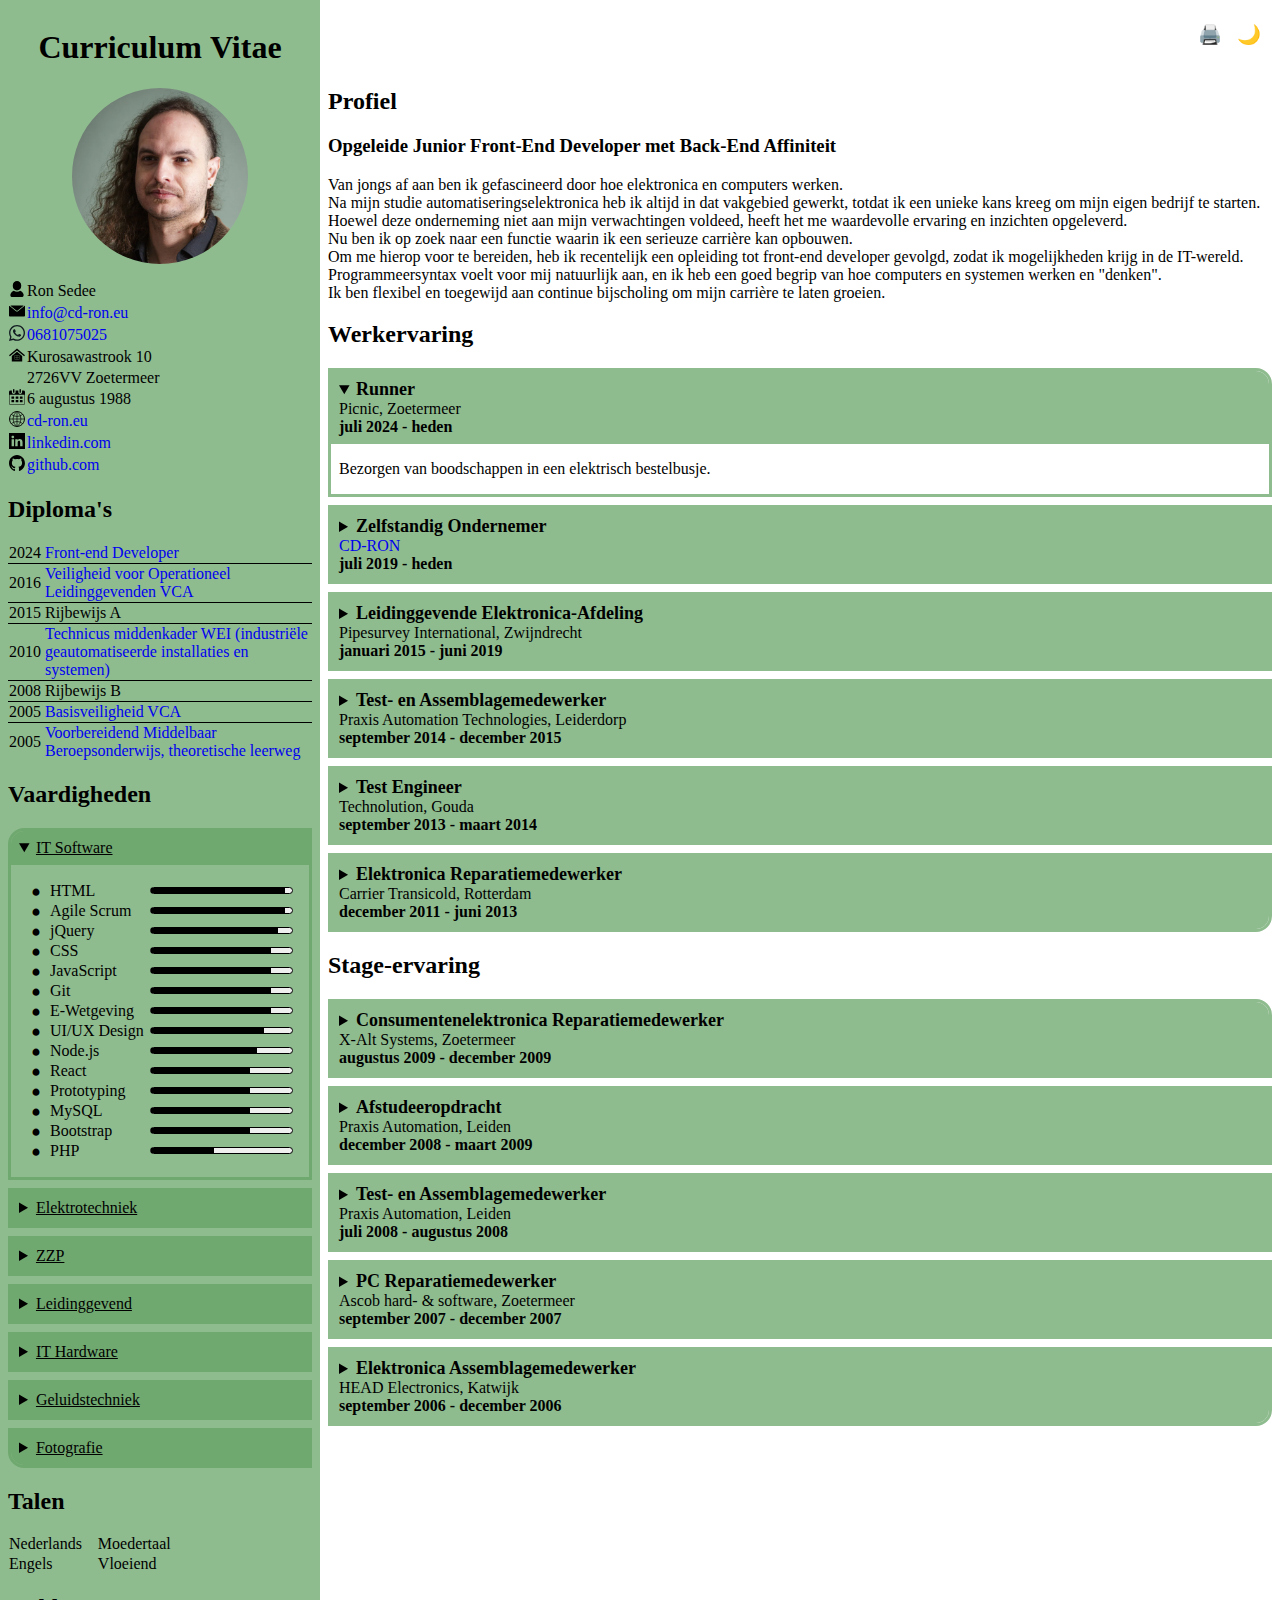
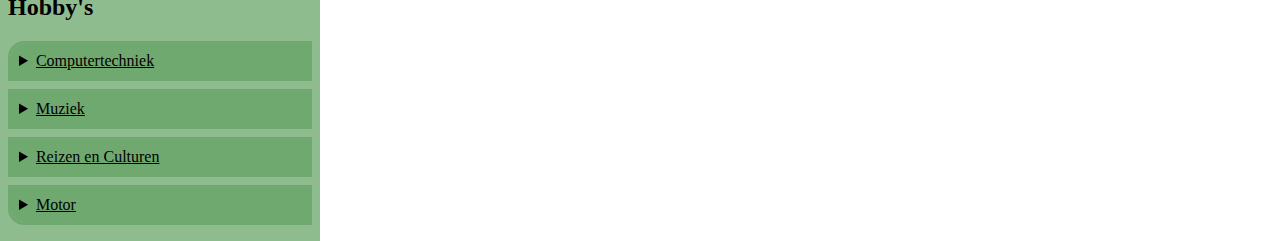
<file: index.html>
<!DOCTYPE html>
<html lang="nl">

<head>
    <meta charset="UTF-8">
    <meta name="color-scheme" content="light dark">
    <meta name="viewport" content="width=device-width, initial-scale=1.0">
    <meta name="description" content="Curriculum Vitae van Ron Sedee">
    <title>CV Ron Sedee</title>
    <link rel="stylesheet" href="css/style.css">
    <link id="favicon" rel="icon" href="images/icon_light.svg" type="image/svg+xml">
    <meta name="original-source" content="https://github.com/CD-R0n/CV-Ron-Sedee">
</head>

<body>
    <header>
        <span id="print">🖨️</span>
        &nbsp;
        <span id="lightdark">
            <span id="light">☀️</span>
            <span id="dark">🌙</span>
        </span>
    </header>
    <main>
        <div id="col-1">
            <h1>Curriculum&nbsp;Vitae</h1>
            <a href="images/ron_sedee.jpg" target="_blank"><img id="foto" src="images/foto_klein.webp"
                    alt="Ron Sedee"></a>
            <table id="persoonlijk">
                <tr>
                    <td><img src="images/person.svg" alt="👤︎" class="em"></td>
                    <td>Ron Sedee</td>
                </tr>
                <tr>
                    <td><img src="images/mail.svg" alt="✉︎" class="em"></td>
                    <td><a href="mailto:info@cd-ron.eu">info@cd-ron.eu</a></td>
                </tr>
                <tr>
                    <td><img src="images/whatsapp.svg" alt="WhatsApp" class="em"></td>
                    <td><a href="https://wa.me/message/6KUB5AQYTQ2AH1" target="_blank">0681075025</a></td>
                </tr>
                <tr>
                    <td><img src="images/home.svg" alt="🏠︎" class="em"></td>
                    <td>Kurosawastrook 10</td>
                </tr>
                <tr>
                    <td></td>
                    <td>2726VV Zoetermeer</td>
                </tr>
                <tr>
                    <td><img src="images/calendar.svg" alt="📆︎" class="em"></td>
                    <td>6 augustus 1988</td>
                </tr>
                <tr>
                    <td><img src="images/globe.svg" alt="🌐︎" class="em"></td>
                    <td><a href="https://cd-ron.eu">cd-ron.eu</a></td>
                </tr>
                <tr>
                    <td><img src="images/linkedin.svg" alt="LinkedIn" class="em"></td>
                    <td><a href="https://www.linkedin.com/in/cd-ron/" target="_blank">linkedin.com<span
                                class="only_print">/in/cd-ron</span></a></td>
                </tr>
                <tr>
                    <td><img src="images/github.svg" alt="GitHub" class="em"></td>
                    <td><a href="https://github.com/CD-R0n" target="_blank">github.com<span
                                class="only_print">/CD-R0n</span></a></td>
                </tr>
            </table>
            <h2>Diploma's</h2>
            <table class="tabel">
                <tr>
                    <td>2024</td>
                    <td></td>
                    <td><a href="html/front-end_dev.html" target="_blank">Front-end Developer</a></td>
                </tr>
                <tr>
                    <td>2016</td>
                    <td></td>
                    <td><a href="images/vca_leidinggevenden.jpg" target="_blank">Veiligheid voor Operationeel
                            Leidinggevenden VCA</a></td>
                </tr>
                <tr>
                    <td>2015</td>
                    <td></td>
                    <td>Rijbewijs A</td>
                </tr>
                <tr>
                    <td>2010</td>
                    <td></td>
                    <td><a href="html/technicus.html" target="_blank">Technicus middenkader WEI (industriële
                            geautomatiseerde installaties en systemen)</a></td>
                </tr>
                <tr>
                    <td>2008</td>
                    <td></td>
                    <td>Rijbewijs B</td>
                </tr>
                <tr>
                    <td>2005</td>
                    <td></td>
                    <td><a href="images/vca_basis.jpg" target="_blank">Basisveiligheid VCA</a></td>
                </tr>
                <tr>
                    <td>2005</td>
                    <td></td>
                    <td><a href="html/vmbo.html" target="_blank">Voorbereidend Middelbaar Beroepsonderwijs, theoretische
                            leerweg</a></td>
                </tr>
            </table>
            <section>
                <h2>Vaardigheden</h2>
                <details open>
                    <summary><u>IT Software</u></summary>
                    <table>
                        <tr>
                            <td>&nbsp;&nbsp;&nbsp;&nbsp;&nbsp;⦁&nbsp;</td>
                            <td>&nbsp;HTML&nbsp;</td>
                            <td class="progress">
                                <div class="progress">
                                    <div class="html"></div>
                                </div>
                            </td>
                        </tr>
                        <tr>
                            <td>&nbsp;&nbsp;&nbsp;&nbsp;&nbsp;⦁&nbsp;</td>
                            <td>&nbsp;Agile&nbsp;Scrum&nbsp;</td>
                            <td class="progress">
                                <div class="progress">
                                    <div class="agile_scrum"></div>
                                </div>
                            </td>
                        </tr>
                        <tr>
                            <td>&nbsp;&nbsp;&nbsp;&nbsp;&nbsp;⦁&nbsp;</td>
                            <td>&nbsp;jQuery&nbsp;</td>
                            <td class="progress">
                                <div class="progress">
                                    <div class="jquery"></div>
                                </div>
                            </td>
                        </tr>
                        <tr>
                            <td>&nbsp;&nbsp;&nbsp;&nbsp;&nbsp;⦁&nbsp;</td>
                            <td>&nbsp;CSS&nbsp;</td>
                            <td class="progress">
                                <div class="progress">
                                    <div class="css"></div>
                                </div>
                            </td>
                        </tr>
                        <tr>
                            <td>&nbsp;&nbsp;&nbsp;&nbsp;&nbsp;⦁&nbsp;</td>
                            <td>&nbsp;JavaScript&nbsp;</td>
                            <td class="progress">
                                <div class="progress">
                                    <div class="javascript"></div>
                                </div>
                            </td>
                        </tr>
                        <tr>
                            <td>&nbsp;&nbsp;&nbsp;&nbsp;&nbsp;⦁&nbsp;</td>
                            <td>&nbsp;Git&nbsp;</td>
                            <td class="progress">
                                <div class="progress">
                                    <div class="git"></div>
                                </div>
                            </td>
                        </tr>
                        <tr>
                            <td>&nbsp;&nbsp;&nbsp;&nbsp;&nbsp;⦁&nbsp;</td>
                            <td>&nbsp;E-Wetgeving&nbsp;</td>
                            <td class="progress">
                                <div class="progress">
                                    <div class="wetgeving"></div>
                                </div>
                            </td>
                        </tr>
                        <tr>
                            <td>&nbsp;&nbsp;&nbsp;&nbsp;&nbsp;⦁&nbsp;</td>
                            <td>&nbsp;UI/UX&nbsp;Design&nbsp;</td>
                            <td class="progress">
                                <div class="progress">
                                    <div class="uiux"></div>
                                </div>
                            </td>
                        </tr>
                        <tr>
                            <td>&nbsp;&nbsp;&nbsp;&nbsp;&nbsp;⦁&nbsp;</td>
                            <td>&nbsp;Node.js&nbsp;</td>
                            <td class="progress">
                                <div class="progress">
                                    <div class="nodejs"></div>
                                </div>
                            </td>
                        </tr>
                        <tr>
                            <td>&nbsp;&nbsp;&nbsp;&nbsp;&nbsp;⦁&nbsp;</td>
                            <td>&nbsp;React&nbsp;</td>
                            <td class="progress">
                                <div class="progress">
                                    <div class="react"></div>
                                </div>
                            </td>
                        </tr>
                        <tr>
                            <td>&nbsp;&nbsp;&nbsp;&nbsp;&nbsp;⦁&nbsp;</td>
                            <td>&nbsp;Prototyping&nbsp;</td>
                            <td class="progress">
                                <div class="progress">
                                    <div class="prototyping"></div>
                                </div>
                            </td>
                        </tr>
                        <tr>
                            <td>&nbsp;&nbsp;&nbsp;&nbsp;&nbsp;⦁&nbsp;</td>
                            <td>&nbsp;MySQL&nbsp;</td>
                            <td class="progress">
                                <div class="progress">
                                    <div class="mysql"></div>
                                </div>
                            </td>
                        </tr>
                        <tr>
                            <td>&nbsp;&nbsp;&nbsp;&nbsp;&nbsp;⦁&nbsp;</td>
                            <td>&nbsp;Bootstrap&nbsp;</td>
                            <td class="progress">
                                <div class="progress">
                                    <div class="bootstrap"></div>
                                </div>
                            </td>
                        </tr>
                        <tr>
                            <td>&nbsp;&nbsp;&nbsp;&nbsp;&nbsp;⦁&nbsp;</td>
                            <td>&nbsp;PHP&nbsp;</td>
                            <td class="progress">
                                <div class="progress">
                                    <div class="php"></div>
                                </div>
                            </td>
                        </tr>
                    </table>
                </details>
                <details>
                    <summary><u>Elektrotechniek</u></summary>
                    <ul>
                        <li>Programmeren</li>
                        <li>Diagnosticeren</li>
                        <li>(SMD) Solderen</li>
                        <li>Repareren</li>
                        <li>Testen</li>
                        <li>Assemblage</li>
                    </ul>
                </details>
                <details>
                    <summary><u>ZZP</u></summary>
                    <ul>
                        <li>Werkethiek</li>
                        <li>Klantgericht</li>
                        <li>Georganiseerd</li>
                    </ul>
                </details>
                <details>
                    <summary><u>Leidinggevend</u></summary>
                    <ul>
                        <li>Communicatie</li>
                        <li>Teamwork</li>
                        <li>Stressbestendig</li>
                    </ul>
                </details>
                <details>
                    <summary><u>IT Hardware</u></summary>
                    <ul>
                        <li>Configureren</li>
                        <li>Assemblage</li>
                        <li>Diagnosticeren</li>
                        <li>Repareren</li>
                    </ul>
                </details>
                <details>
                    <summary><u>Geluidstechniek</u></summary>
                    <ul>
                        <li>Podiumtechniek</li>
                        <li>Mixen / Masteren / Produceren</li>
                    </ul>
                </details>
                <details>
                    <summary><u>Fotografie</u></summary>
                    <ul>
                        <li>Fotograferen</li>
                        <li>Nabewerken</li>
                    </ul>
                </details>
            </section>
            <h2>Talen</h2>
            <table>
                <tr>
                    <td>Nederlands</td>
                    <td>&nbsp;&nbsp;&nbsp;</td>
                    <td>Moedertaal</td>
                </tr>
                <tr>
                    <td>Engels</td>
                    <td>&nbsp;&nbsp;&nbsp;</td>
                    <td>Vloeiend</td>
                </tr>
            </table>
            <section>
                <h2>Hobby's</h2>
                <details>
                    <summary><u>Computertechniek</u></summary>
                    <ul>
                        <li>Hardware samenstellen en assembleren</li>
                        <li>Web3 / Blockchain</li>
                        <li>Servers</li>
                    </ul>
                </details>
                <details>
                    <summary><u>Muziek</u></summary>
                    <ul>
                        <li>Bassist in een <a href="https://www.facebook.com/bandtabs" target="_blank">band</a></li>
                        <li><a href="https://youtu.be/nA42_1Maggc?si=FNX8zcXi0-rTHmdz">Muziekproductie</a></li>
                    </ul>
                </details>
                <details>
                    <summary><u>Reizen en Culturen</u></summary>
                    <ul>
                        <li>Werkprojecten in het buitenland</li>
                        <li>Motortochten door Europa</li>
                    </ul>
                </details>
                <details>
                    <summary><u>Motor</u></summary>
                    <ul>
                        <li>Touren</li>
                        <li>Onderhoud</li>
                    </ul>
                </details>
            </section>
        </div>
        <div class="col-2">
            <h1 id="filler">&nbsp;</h1>
            <h2>Profiel</h2>
            <h3>Opgeleide Junior Front-End Developer met Back-End Affiniteit</h3>
            <p>
                Van jongs af aan ben ik gefascineerd door hoe elektronica en computers werken.<br>
                Na mijn studie automatiseringselektronica heb ik altijd in dat vakgebied gewerkt, totdat ik een unieke kans kreeg om mijn eigen bedrijf te starten.<br>
                Hoewel deze onderneming niet aan mijn verwachtingen voldeed, heeft het me waardevolle ervaring en inzichten opgeleverd.<br>
                Nu ben ik op zoek naar een functie waarin ik een serieuze carrière kan opbouwen.<br>
                Om me hierop voor te bereiden, heb ik recentelijk een opleiding tot front-end developer gevolgd, zodat ik mogelijkheden krijg in de IT-wereld.<br>
                Programmeersyntax voelt voor mij natuurlijk aan, en ik heb een goed begrip van hoe computers en systemen werken en "denken".<br>
                Ik ben flexibel en toegewijd aan continue bijscholing om mijn carrière te laten groeien.
            </p>
            <section>
                <h2>Werkervaring</h2>
                <details open>
                    <summary>
                        <strong>Runner</strong><br>
                        Picnic, Zoetermeer<br>
                        <b>juli 2024 - heden</b>
                    </summary>
                    <p class="content">
                        Bezorgen van boodschappen in een elektrisch bestelbusje.
                    </p>
                </details>
                <details>
                    <summary>
                        <strong>Zelfstandig Ondernemer</strong><br>
                        <a href="https://cd-ron.com" target="_blank">CD-RON</a><br>
                        <b>juli 2019 - heden</b>
                    </summary>
                    <p class="content">
                        Film en Theater:<br>Licht- en geluidstechnicus, Toneelmeester<br><br>
                        Podcasts:<br>Opnemen en afmixen / Video / Live Streaming<br><br>
                        Muziek:<br>Bassist / Productie / Geluidstechniek<br><br>
                        Airbnb:<br>Host
                    </p>
                </details>
                <details>
                    <summary>
                        <strong>Leidinggevende Elektronica-Afdeling</strong><br>
                        Pipesurvey International, Zwijndrecht<br>
                        <b>januari 2015 - juni 2019</b>
                    </summary>
                    <p class="content">
                        <ul>
                            <li>Assemblage van geavanceerde pigging elektronica en fijn-mechanica</li>
                            <li>Elektronica potting specialist</li>
                            <li>Voorraadbeheer</li>
                            <li>Ontwikkelen van testmethodes en tools</li>
                            <li>Buitenland: tool operator in Mexico, Thailand en China</li>
                        </ul>
                    </p>
                </details>
                <details>
                    <summary>
                        <strong>Test- en Assemblagemedewerker</strong><br>
                        Praxis Automation Technologies, Leiderdorp<br>
                        <b>september 2014 - december 2015</b>
                    </summary>
                    <p class="content">
                        Assemblage en testen van industriële scheepvaart elektronica en PLC's. Onder andere:<br>
                        <ul>
                            <li>Communicatiesystemen</li>
                            <li>(Brand)Alarmsystemen</li>
                            <li>Motoraansturing</li>
                            <li>Navigatiesystemen</li>
                            <li>Radarsystemen</li>
                        </ul>
                    </p>
                </details>
                <details>
                    <summary>
                        <strong>Test Engineer</strong><br>
                        Technolution, Gouda<br>
                        <b>september 2013 - maart 2014</b>
                    </summary>
                    <p class="content">
                        Geholpen met de verhuizing door vaste hightech testinstallaties mobiel te maken door middel van
                        ontwerpen van- en monteren op verrijdbare karren.<br>
                        Assisteren bij de ontwikkeling van nieuwe elektronica door middel van bestellen en assembleren
                        van
                        componenten
                    </p>
                </details>
                <details>
                    <summary>
                        <strong>Elektronica Reparatiemedewerker</strong><br>
                        Carrier Transicold, Rotterdam<br>
                        <b>december 2011 - juni 2013</b>
                    </summary>
                    <p class="content">
                        Storing zoeken en repareren van reefer container-elektronica
                    </p>
                </details>
            </section>
            <section>
                <h2>Stage-ervaring</h2>
                <details>
                    <summary>
                        <strong>Consumentenelektronica Reparatiemedewerker</strong><br>
                        X-Alt Systems, Zoetermeer<br>
                        <b>augustus 2009 - december 2009</b>
                    </summary>
                    <p class="content">
                        Storing zoeken en repareren van Apple producten
                    </p>
                </details>
                <details>
                    <summary>
                        <strong>Afstudeeropdracht</strong><br>
                        Praxis Automation, Leiden<br>
                        <b>december 2008 - maart 2009</b>
                    </summary>
                    <p class="content">
                        Aansturing van een goederenlift volledig gerealiseerd:
                        <ul>
                            <li>Technische tekeningen gemaakt</li>
                            <li>Onderdelen besteld</li>
                            <li>PLC geprogrammeerd</li>
                            <li>Bedieningskastjes gebouwd</li>
                            <li>Volledig bedraad</li>
                        </ul>
                    </p>
                </details>
                <details>
                    <summary>
                        <strong>Test- en Assemblagemedewerker</strong><br>
                        Praxis Automation, Leiden<br>
                        <b>juli 2008 - augustus 2008</b>
                    </summary>
                    <p class="content">
                        Assemblage en testen van industriële scheepvaart elektronica en PLC's. Onder andere:<br>
                        <ul>
                            <li>Communicatiesystemen</li>
                            <li>(Brand)Alarmsystemen</li>
                            <li>Motoraansturing</li>
                            <li>Navigatiesystemen</li>
                            <li>Radarsystemen</li>
                        </ul>
                    </p>
                </details>
                <details>
                    <summary>
                        <strong>PC Reparatiemedewerker</strong><br>
                        Ascob hard- & software, Zoetermeer<br>
                        <b>september 2007 - december 2007</b>
                    </summary>
                    <p class="content">
                        Storing zoeken, repareren, samenstellen en assembleren van consumentencomputers
                    </p>
                </details>
                <details>
                    <summary>
                        <strong>Elektronica Assemblagemedewerker</strong><br>
                        HEAD Electronics, Katwijk<br>
                        <b>september 2006 - december 2006</b>
                    </summary>
                    <p class="content">
                        Assemblage van industriële elektronica
                    </p>
                </details>
            </section>
        </div>
    </main>
    <script src="script.js" defer></script>
</body>

</html>
</file>
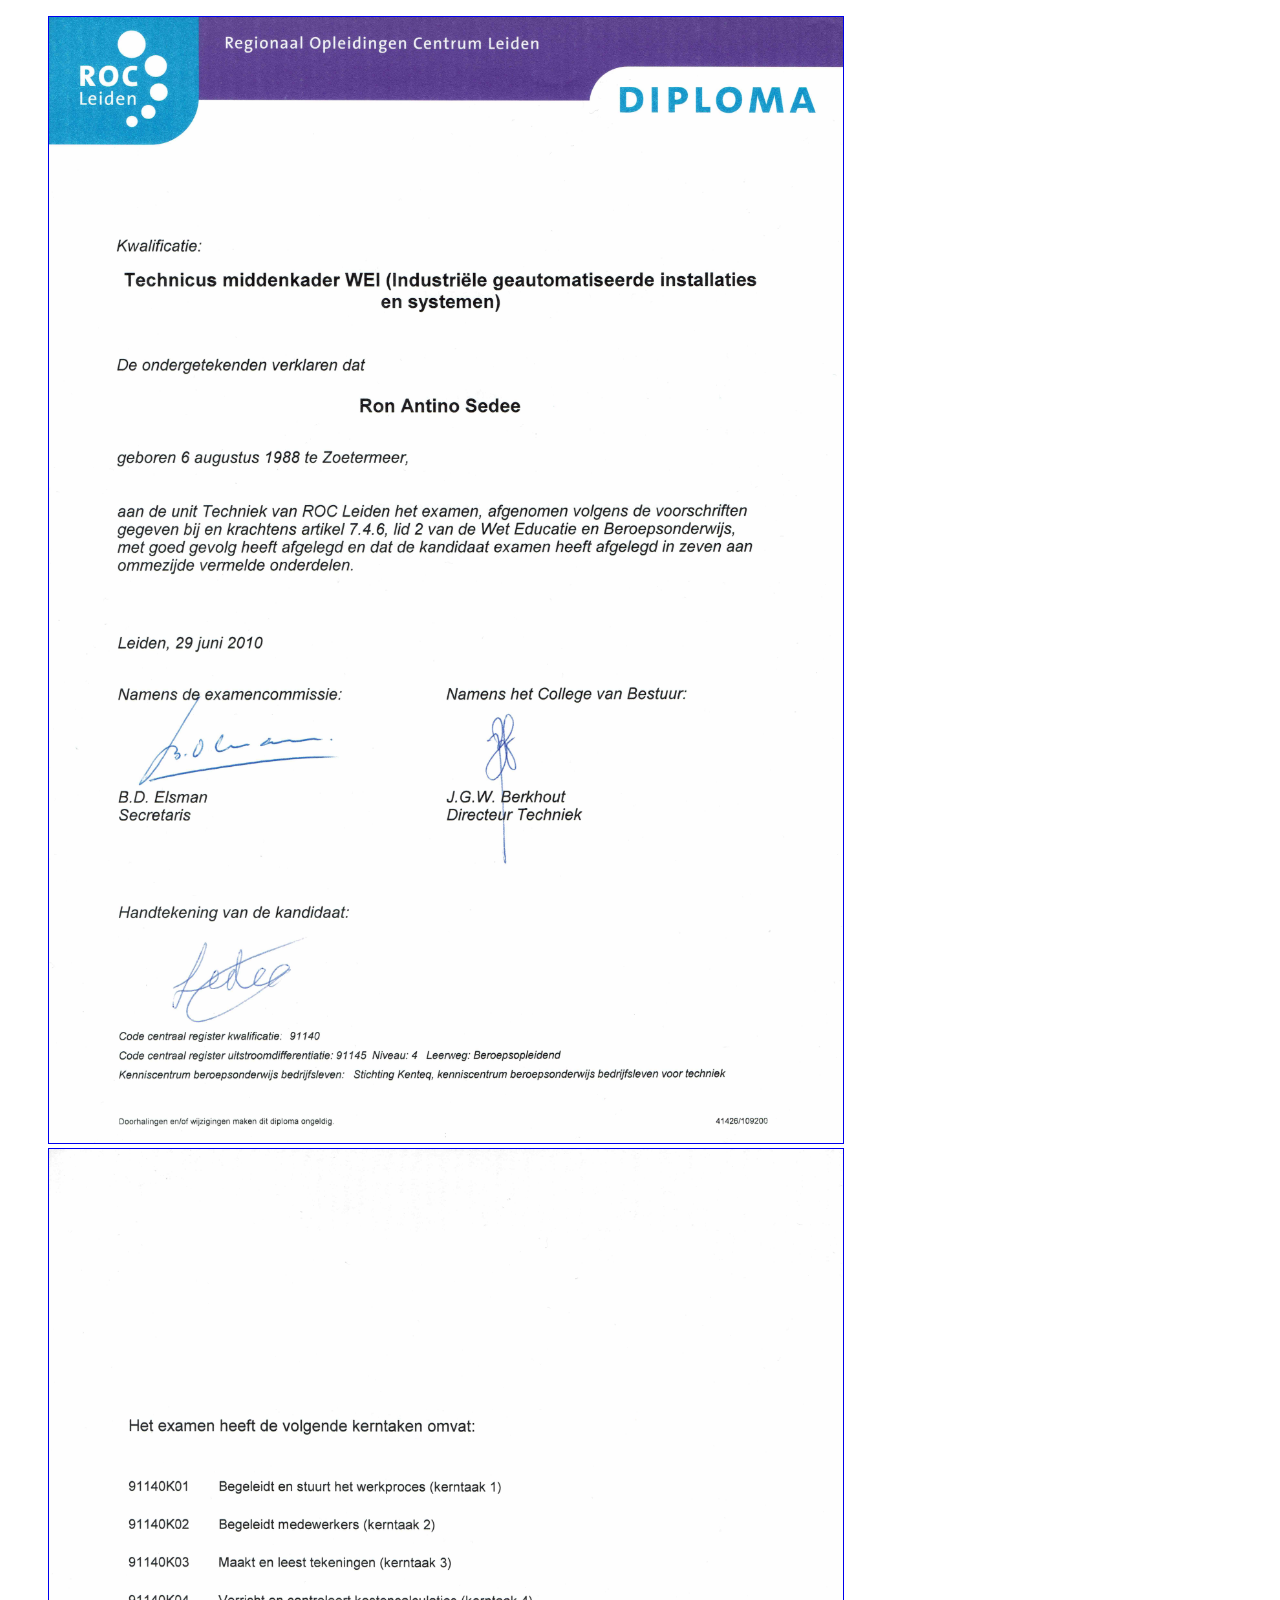
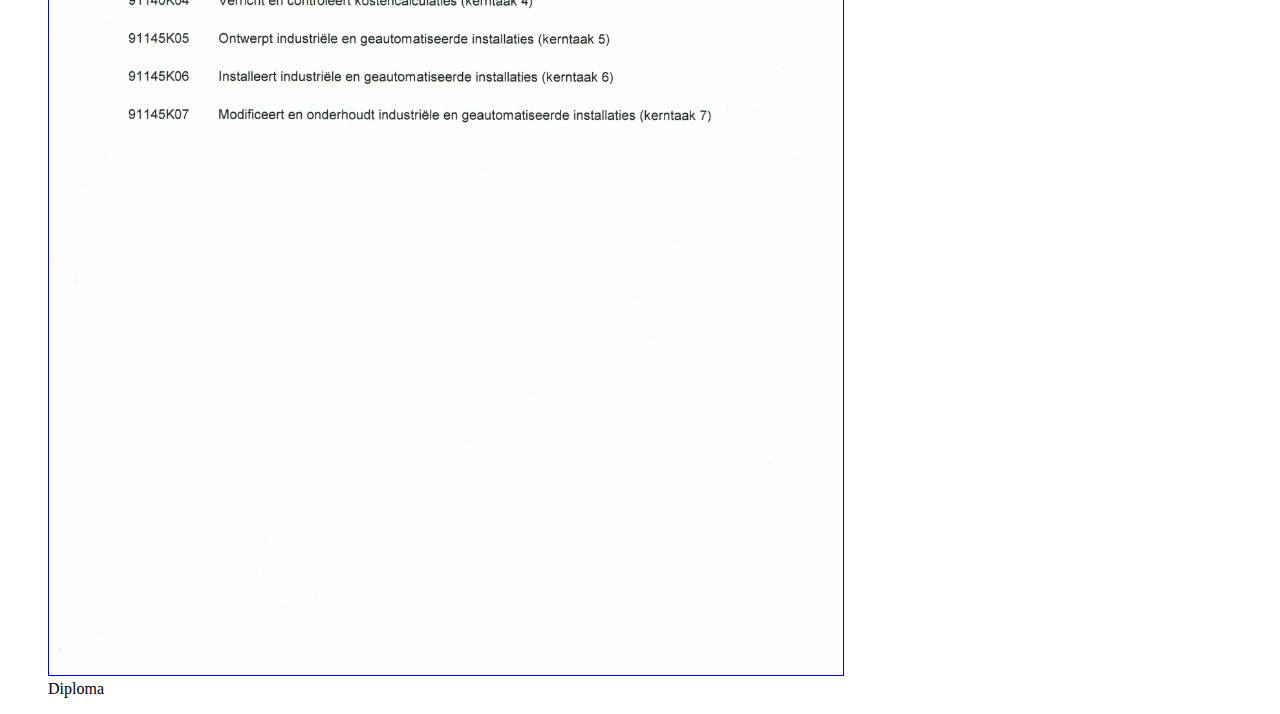
<file: technicus.html>
<!DOCTYPE html>
<html lang="nl">
<head>
    <meta charset="UTF-8">
    <meta name="color-scheme" content="light dark">
    <meta name="viewport" content="width=device-width, initial-scale=1.0">
    <meta name="description" content="Curriculum Vitae van Ron Sedee">
    <title>Ron Sedee</title>
    <link rel="stylesheet" href="diploma.css">
    <link rel="icon" href="">
</head>
<body>
    <figure>
        <a href="images/diploma_technicus_1-2.jpg" target="_blank">
            <img src="images/diploma_technicus_1-2.jpg" alt="Diploma">
        </a>
        <a href="images/diploma_technicus_2-2.jpg" target="_blank">
            <img src="images/diploma_technicus_2-2.jpg" alt="Diploma">
        </a>        
        <figcaption>Diploma</figcaption>
    </figure>
</body>
</html>
</file>
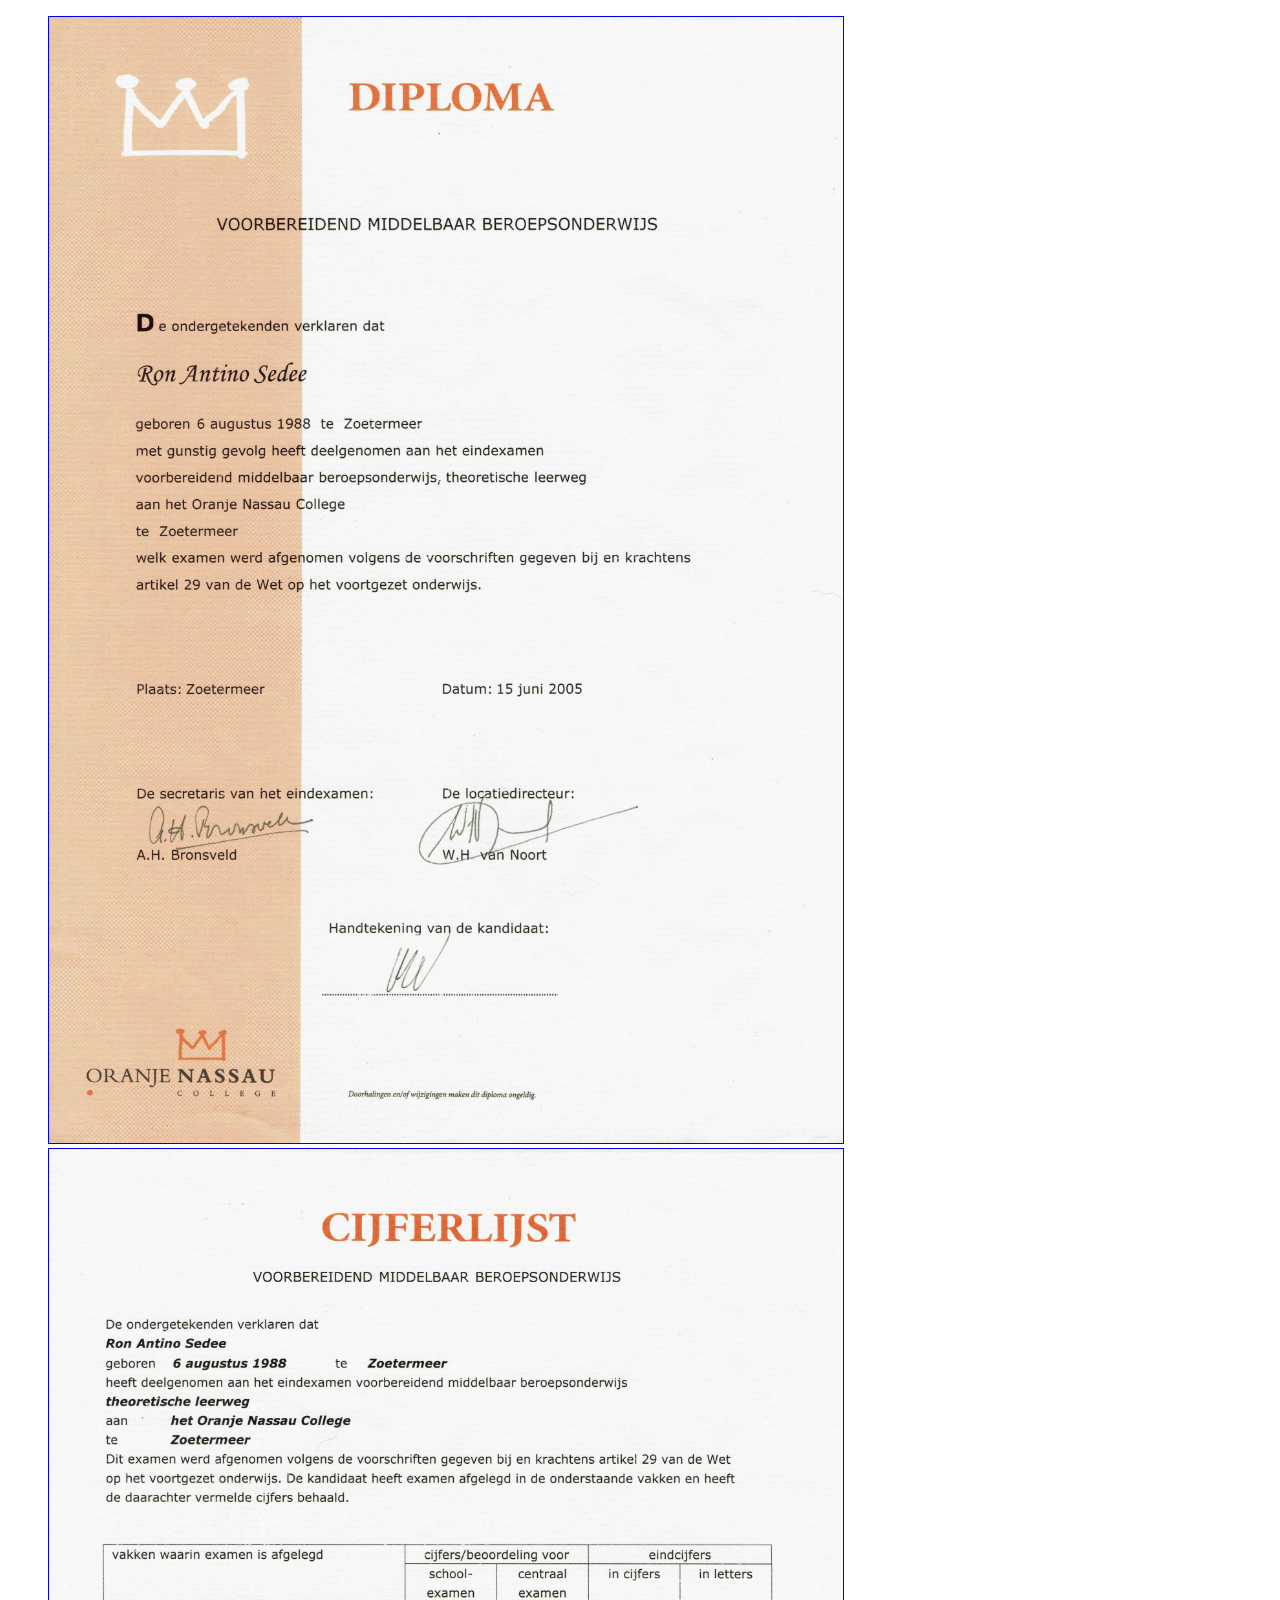
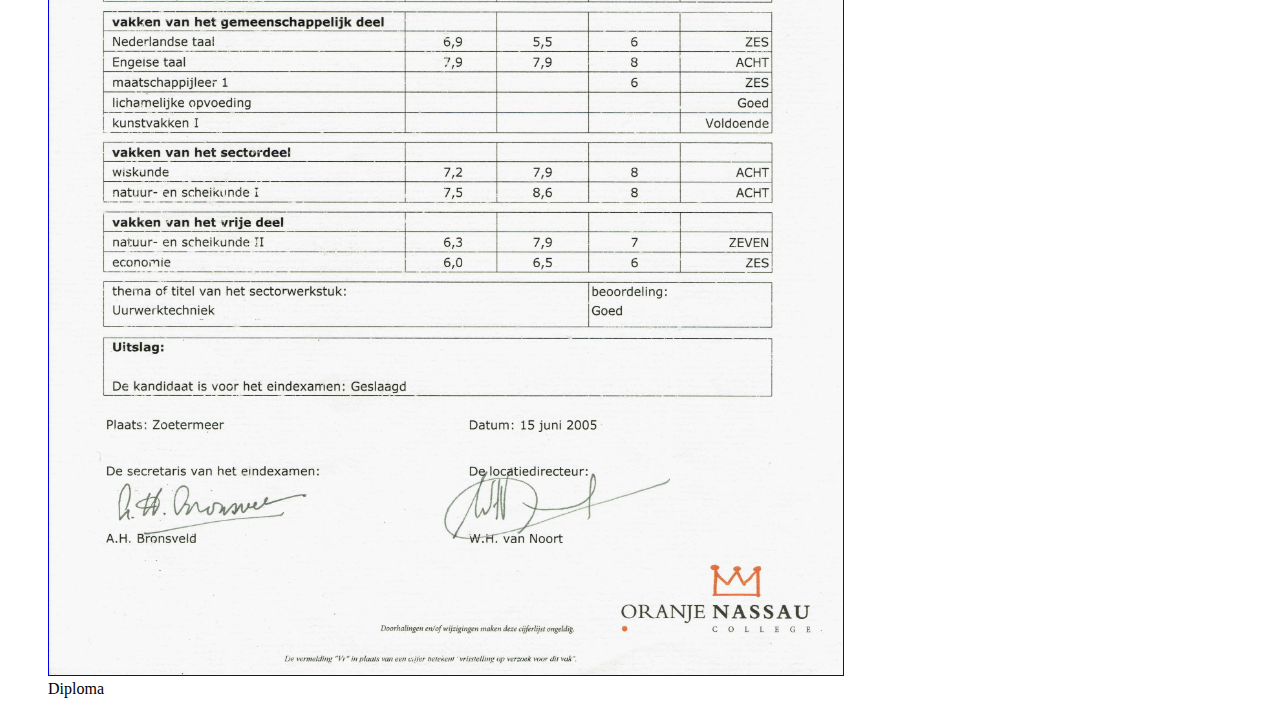
<file: vmbo.html>
<!DOCTYPE html>
<html lang="nl">
<head>
    <meta charset="UTF-8">
    <meta name="color-scheme" content="light dark">
    <meta name="viewport" content="width=device-width, initial-scale=1.0">
    <meta name="description" content="Curriculum Vitae van Ron Sedee">
    <title>Ron Sedee</title>
    <link rel="stylesheet" href="diploma.css">
    <link rel="icon" href="">
</head>
<body>
    <figure>
        <a href="images/vmbo_1-2.jpg" target="_blank">
            <img src="images/vmbo_1-2.jpg" alt="Diploma">
        </a>
        <a href="images/vmbo_2-2.jpg" target="_blank">
            <img src="images/vmbo_2-2.jpg" alt="Diploma">
        </a>        
        <figcaption>Diploma</figcaption>
    </figure>
</body>
</html>
</file>
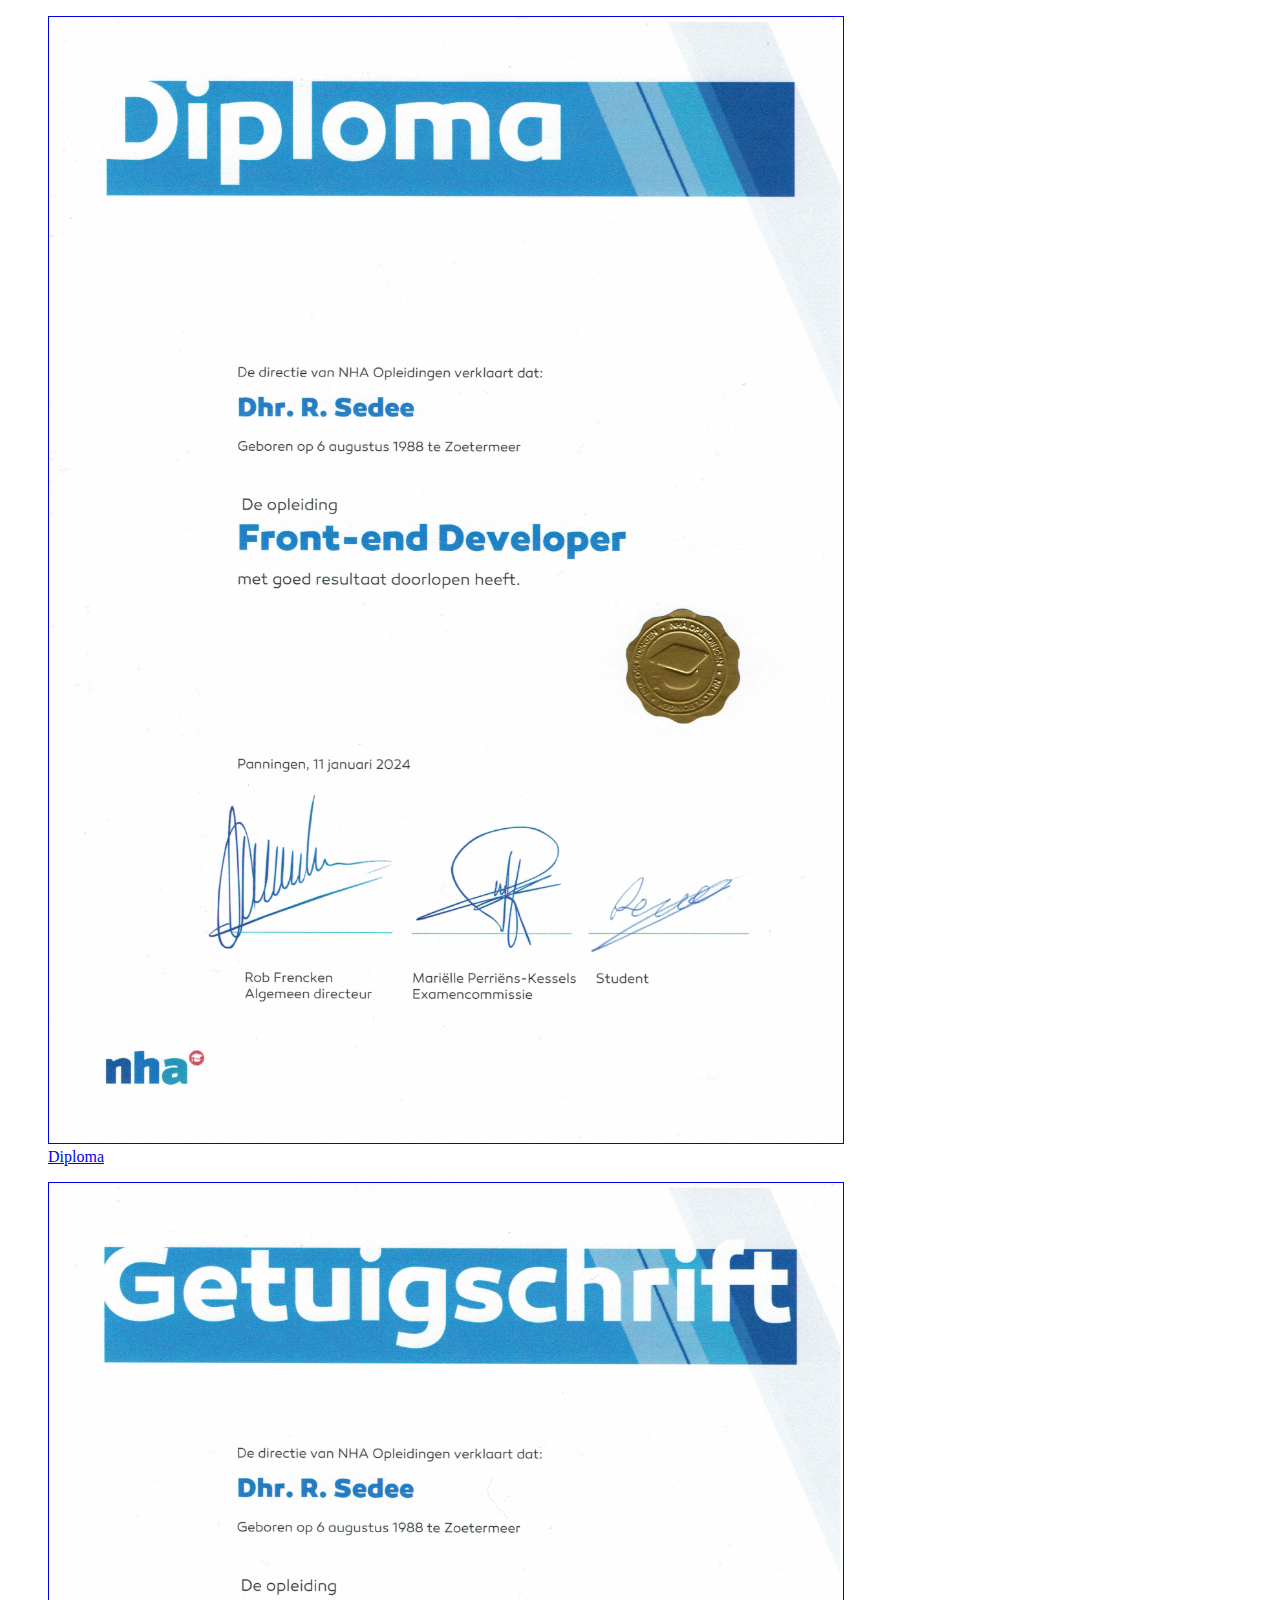
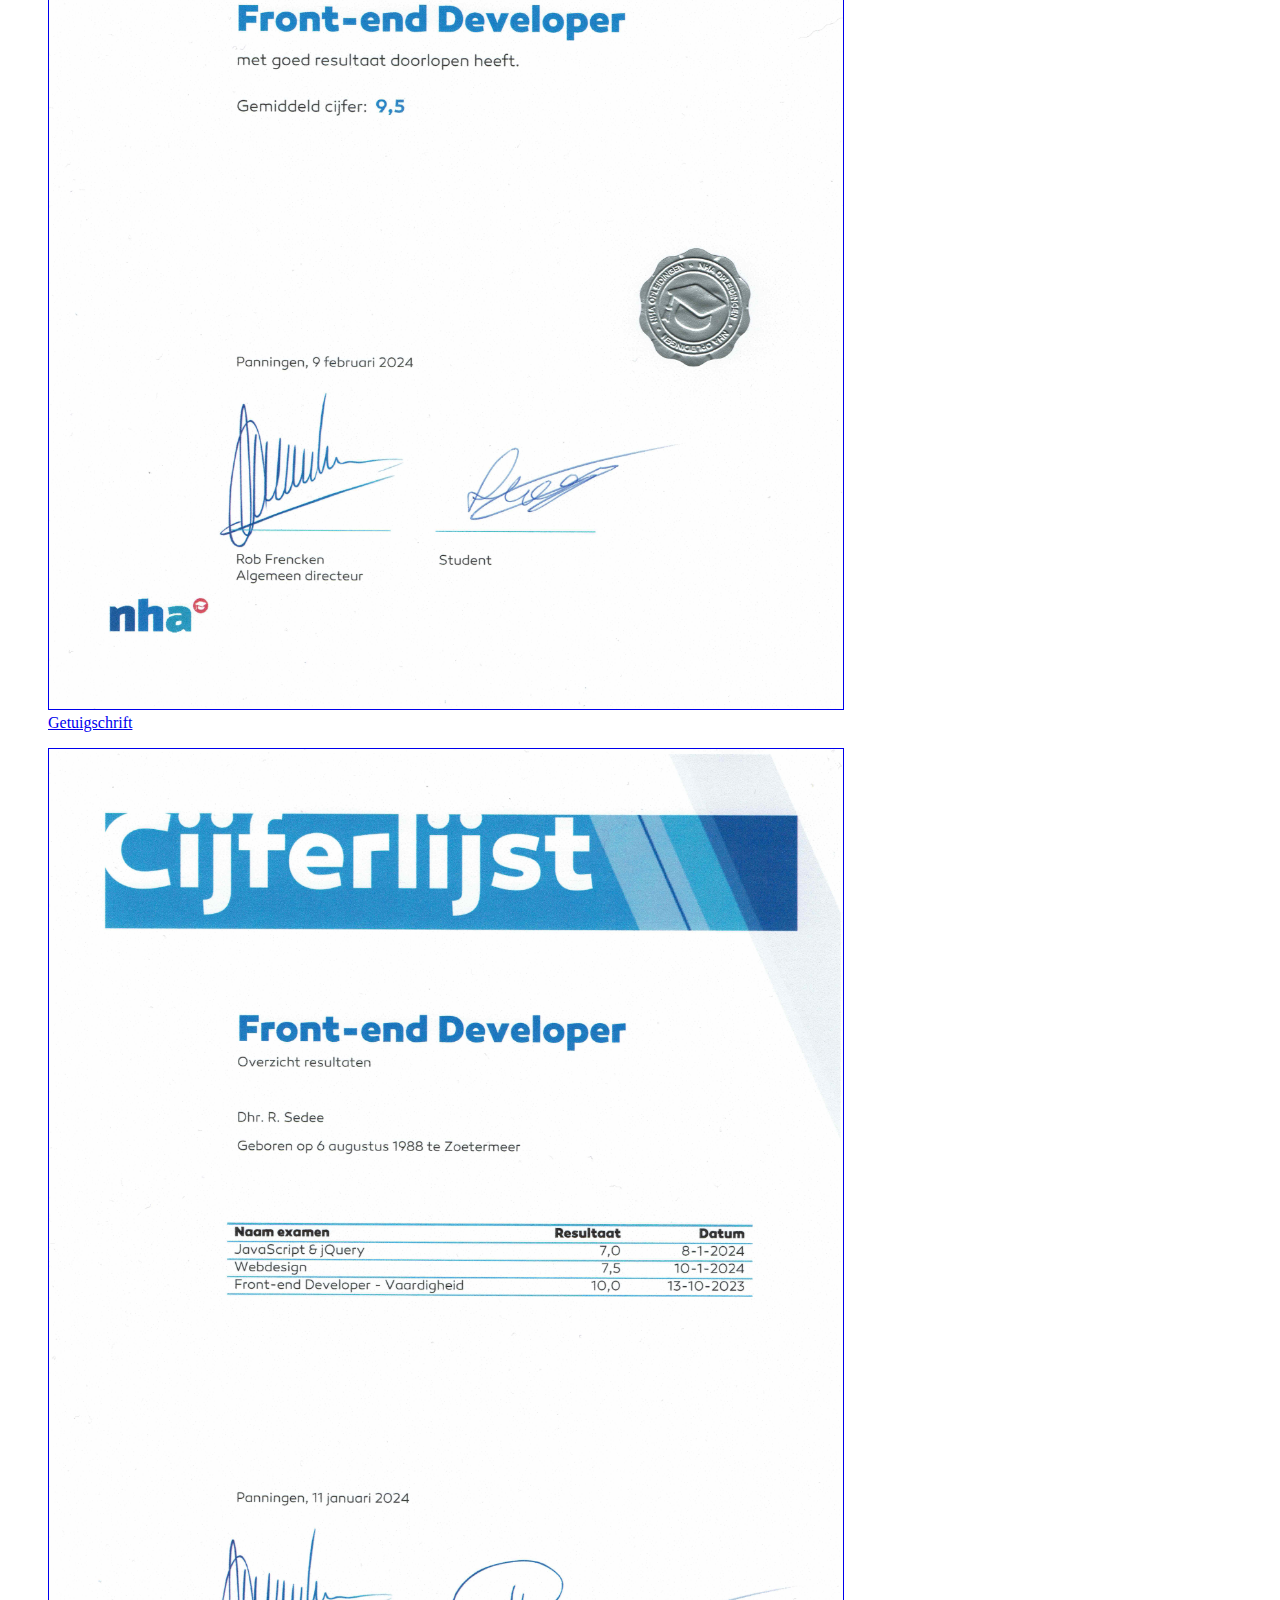
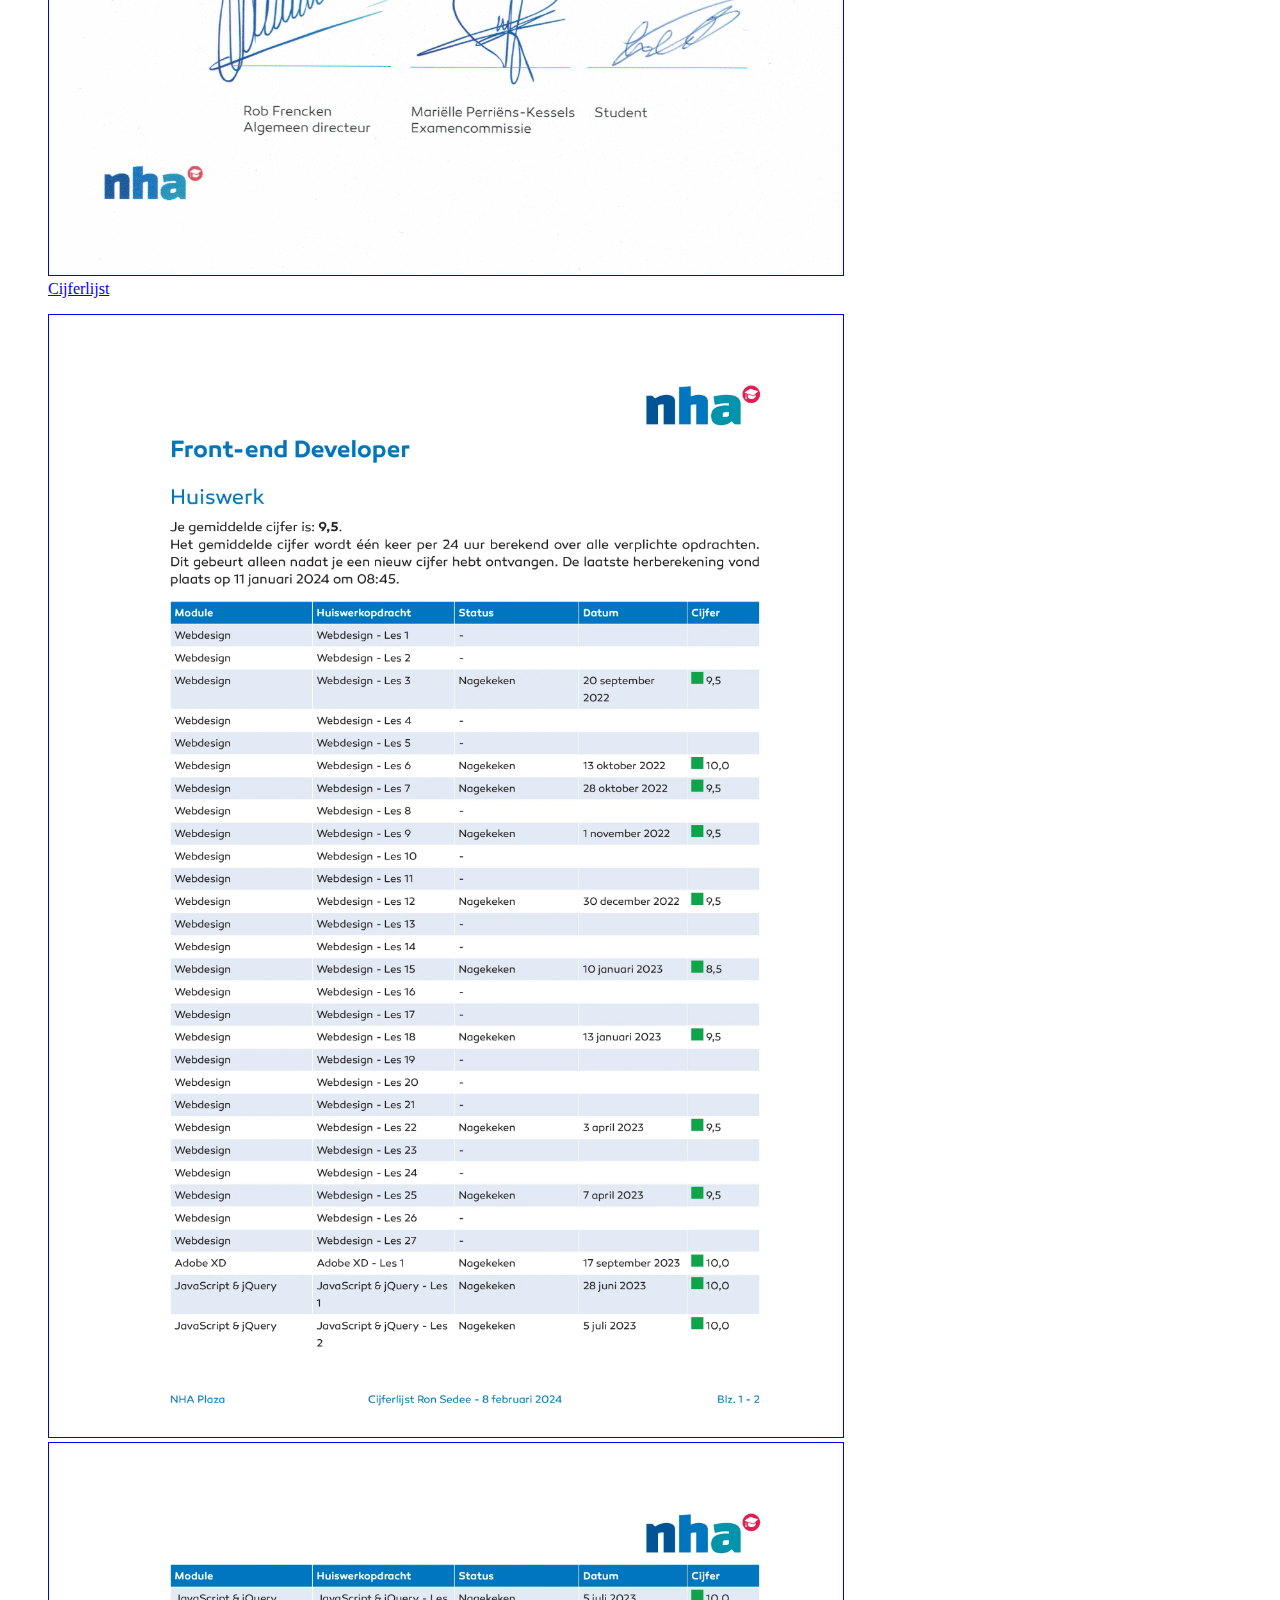
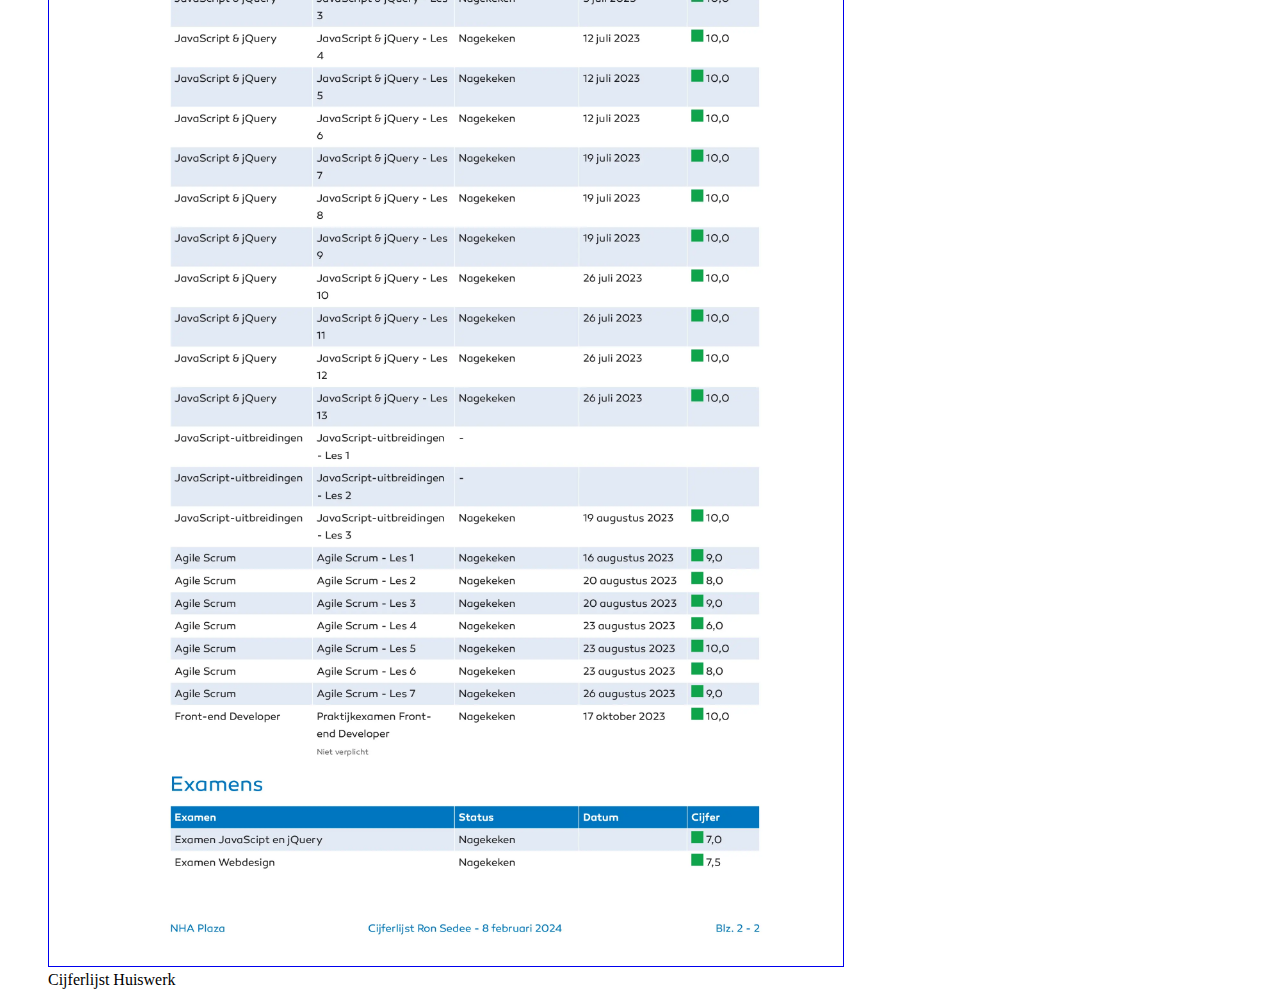
<file: html/front-end_dev.html>
<!DOCTYPE html>
<html lang="nl">
<head>
    <meta charset="UTF-8">
    <meta name="color-scheme" content="light dark">
    <meta name="viewport" content="width=device-width, initial-scale=1.0">
    <meta name="description" content="Documenten front-end developer Ron Sedee">
    <title>Diploma Ron Sedee</title>
    <link rel="stylesheet" href="../css/diploma.css">
    <link rel="icon" href="../images/icon_light.svg" type="image/svg+xml" id="favicon">
    <meta name="original-source" content="https://github.com/CD-R0n/CV-Ron-Sedee">
</head>
<body>
    <a href="../images/diploma_front-end_developer_ron_sedee.jpg" target="_blank">
        <figure>
            <img src="../images/diploma_front-end_developer_ron_sedee.jpg" alt="Diploma">
            <figcaption>Diploma</figcaption>
        </figure>
    </a>
    <a href="../images/getuigschrift_front-end_developer_ron_sedee.jpg" target="_blank">
        <figure>
            <img src="../images/getuigschrift_front-end_developer_ron_sedee.jpg" alt="Getuigschrift">
            <figcaption>Getuigschrift</figcaption>
        </figure>
    </a>
    <a href="../images/cijferlijst_front-end_developer_ron_sedee.jpg" target="_blank">
        <figure>
            <img src="../images/cijferlijst_front-end_developer_ron_sedee.jpg" alt="Cijferlijst">
            <figcaption>Cijferlijst</figcaption>
        </figure>
    </a>
    <figure>
        <a href="../images/cijferlijst_huiswerk_ron_sedee_1-2.webp" target="_blank">
            <img src="../images/cijferlijst_huiswerk_ron_sedee_1-2.webp" alt="Cijferlijst">
        </a>
        <a href="../images/cijferlijst_huiswerk_ron_sedee_2-2.webp" target="_blank">
            <img src="../images/cijferlijst_huiswerk_ron_sedee_2-2.webp" alt="Cijferlijst">
        </a>        
        <figcaption>Cijferlijst Huiswerk</figcaption>
    </figure>
    <script src="small_script.js" defer></script>
</body>
</html>
</file>
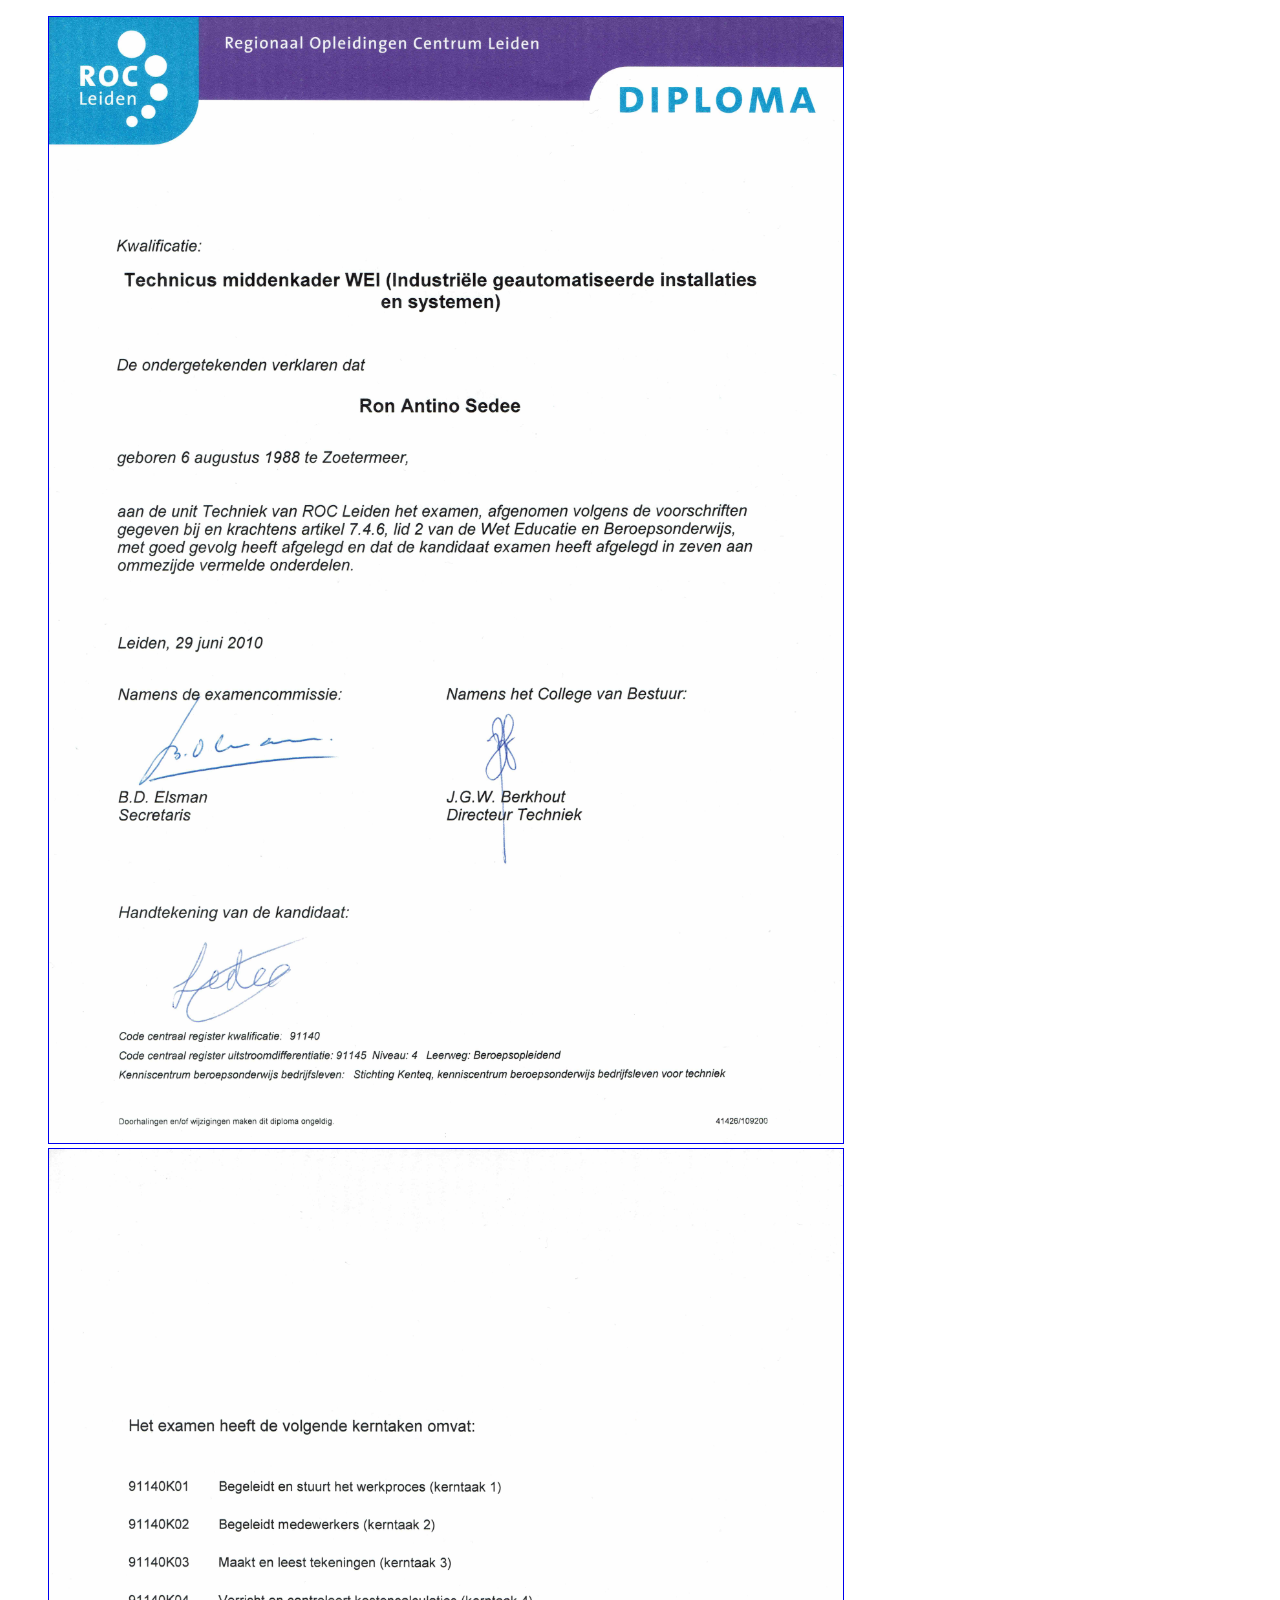
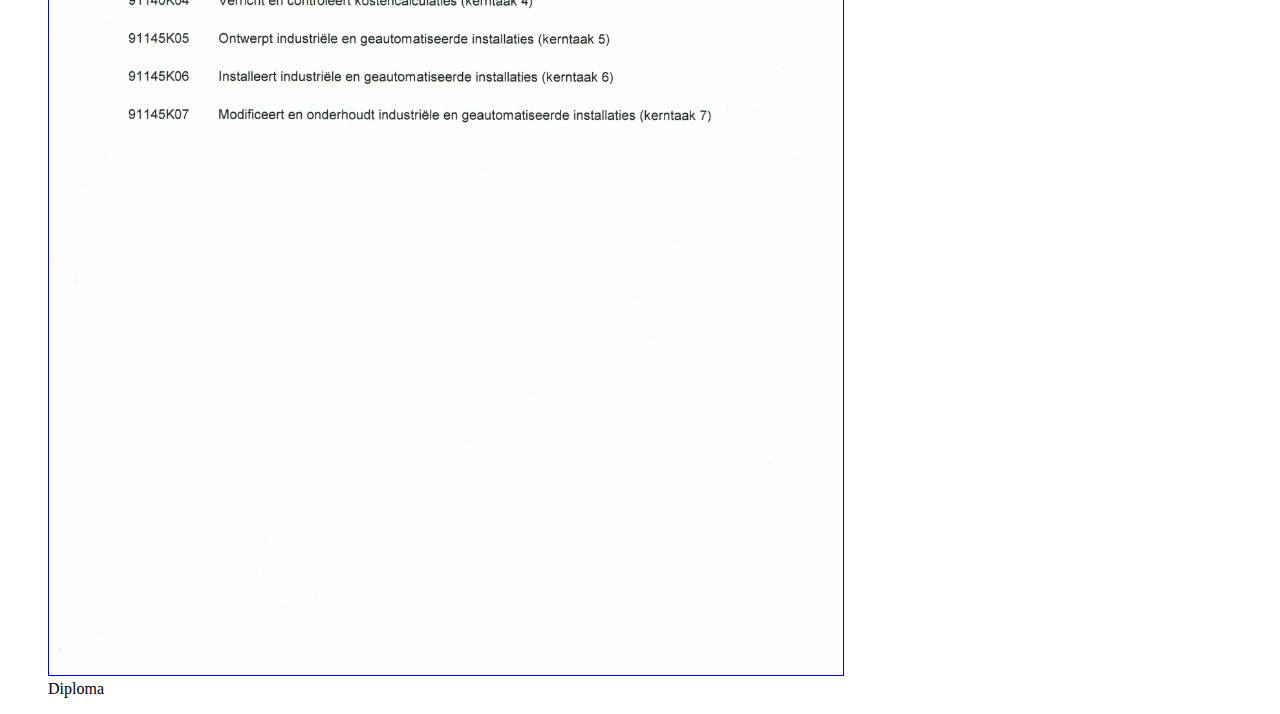
<file: html/technicus.html>
<!DOCTYPE html>
<html lang="nl">
<head>
    <meta charset="UTF-8">
    <meta name="color-scheme" content="light dark">
    <meta name="viewport" content="width=device-width, initial-scale=1.0">
    <meta name="description" content="Diploma Technicus middenkader WEI (industriële geautomatiseerde installaties en systemen) MTS+ van Ron Sedee">
    <title>MTS+ Ron Sedee</title>
    <link rel="stylesheet" href="../css/diploma.css">
    <link rel="icon" href="../images/icon_light.svg" type="image/svg+xml" id="favicon">
    <meta name="original-source" content="https://github.com/CD-R0n/CV-Ron-Sedee">
</head>
<body>
    <figure>
        <a href="../images/diploma_technicus_1-2.jpg" target="_blank">
            <img src="../images/diploma_technicus_1-2.jpg" alt="Diploma">
        </a>
        <a href="../images/diploma_technicus_2-2.jpg" target="_blank">
            <img src="../images/diploma_technicus_2-2.jpg" alt="Diploma">
        </a>        
        <figcaption>Diploma</figcaption>
    </figure>
    <script src="small_script.js" defer></script>
</body>
</html>
</file>
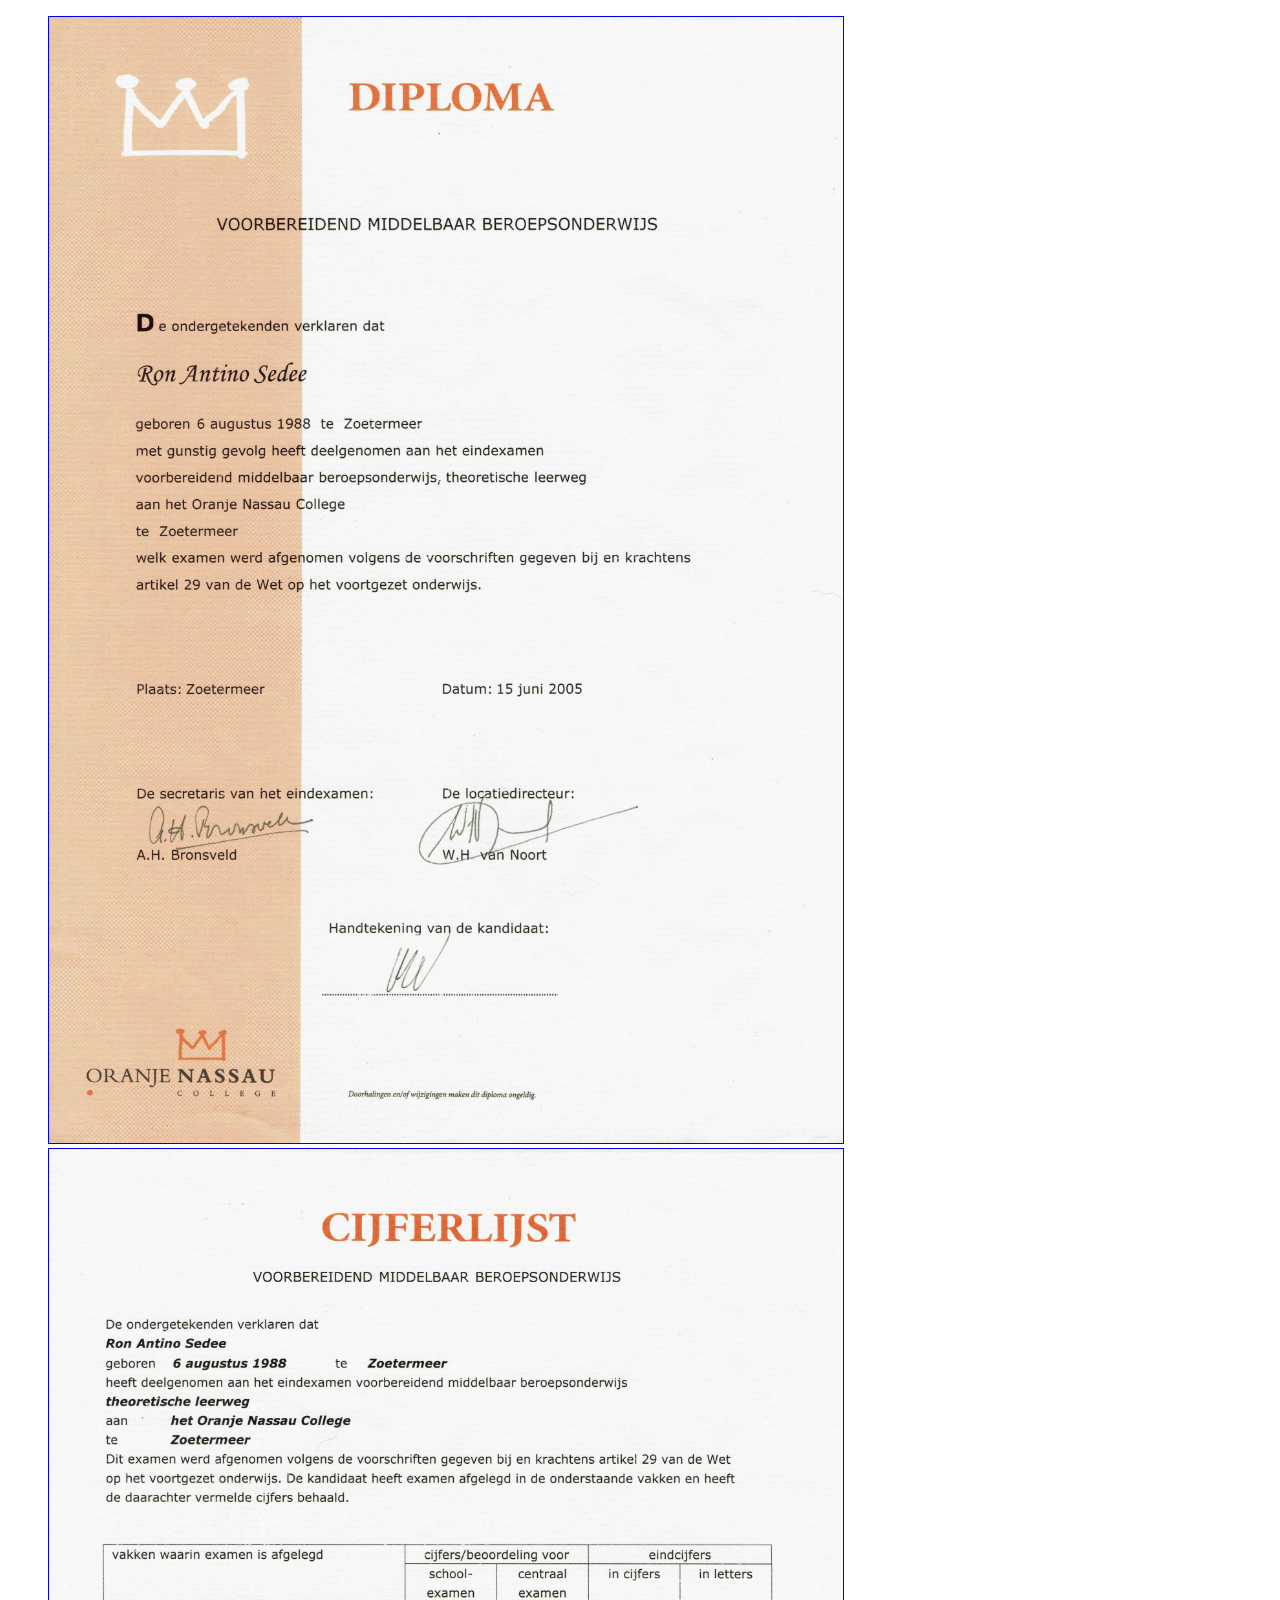
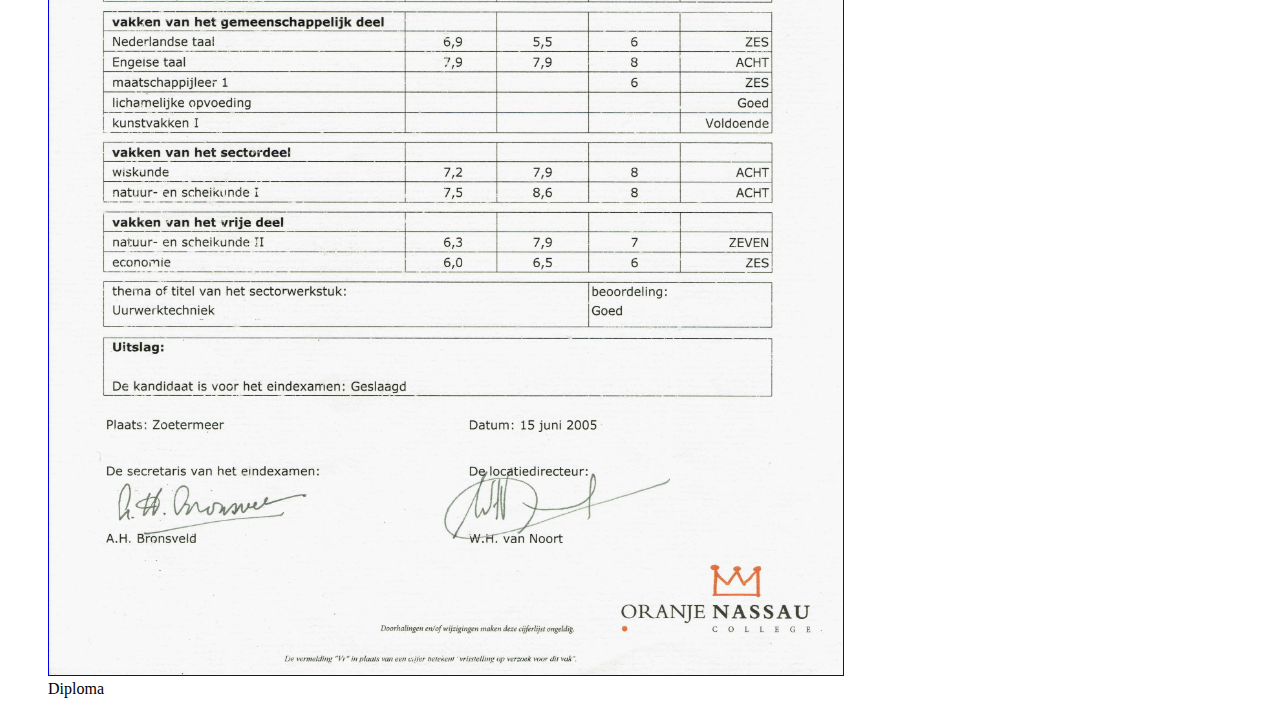
<file: html/vmbo.html>
<!DOCTYPE html>
<html lang="nl">
<head>
    <meta charset="UTF-8">
    <meta name="color-scheme" content="light dark">
    <meta name="viewport" content="width=device-width, initial-scale=1.0">
    <meta name="description" content="Diploma vmbo theoretische leerweg van Ron Sedee">
    <title>vmbo-t Ron Sedee</title>
    <link rel="stylesheet" href="../css/diploma.css">
    <link rel="icon" href="../images/icon_light.svg" type="image/svg+xml" id="favicon">
    <meta name="original-source" content="https://github.com/CD-R0n/CV-Ron-Sedee">
</head>
<body>
    <figure>
        <a href="../images/vmbo_1-2.jpg" target="_blank">
            <img src="../images/vmbo_1-2.jpg" alt="Diploma">
        </a>
        <a href="../images/vmbo_2-2.jpg" target="_blank">
            <img src="../images/vmbo_2-2.jpg" alt="Diploma">
        </a>        
        <figcaption>Diploma</figcaption>
    </figure>
    <script src="small_script.js" defer></script>
</body>
</html>
</file>
<file: css/style.css>
*,
*::before,
*::after {
    box-sizing: border-box;
}

:root {
    --dark-canvas: darkslategrey;
    --dark-text: #264040;
    --light-canvas: darkseagreen;
    --light-text: #70a970;
}

h1 {
    border-radius: 1em 1em 0em 0em;
    margin-top: 0em;
    padding: 0.3em;
}

h1.dark {
    background-color: var(--dark-canvas);
}

h1.light {
    background-color: var(--light-canvas);
}

#filler {
    display: none;
}

#foto {
    border-radius: 50%;
    width: 11em;
}

.em {
    width: 1em;
}

header {
    font-size: larger;
    position: absolute;
    right: 1em;
    top: 1.2em;
}

#persoonlijk {
    float: right;
}

a {
    text-decoration: none;
}

.only_print {
    display: none;
}

table {
    border-collapse: collapse;
}

.tabel tr {
    border-top: 1px solid;
    border-bottom: 1px solid;
}

.tabel tr:first-child {
    border-top: none;
}

.tabel tr:last-child {
    border-bottom: none;
}

details.light {
    border: solid;
    border-color: ButtonFace;
}

details {
    margin: 0.5em 0em;
    overflow: hidden;
}

section details:first-of-type {
    border-radius: 1em 1em 0em 0em;
}

section details:last-of-type {
    border-radius: 0em 0em 1em 1em;
}

strong {
    font-size: large;
}

summary {
    padding: 0.5em;
}

.content {
    padding-left: 0.5em;
    padding-right: 0.5em;
}

details table {
    margin-top: 1em;
    margin-bottom: 1em;
}

details.dark {
    border: solid;
    border-color: var(--dark-canvas);
}

details.light {
    border: solid;
    border-color: var(--light-canvas);
}

summary.dark {
    background-color: var(--dark-canvas);
}

summary.light {
    background-color: var(--light-canvas);
}

td.progress {
    height: 1em;
    width: 100%;
    padding-right: 1em;
}

div.progress {
    background-color: ButtonFace;
    width: 100%;
    height: 35%;
    border-radius: 1em;
    border: 1px solid;
}

div.progress div {
    background-color: CanVasText;
    height: 100%;
}

div.html {
    width: 95%;
}

div.agile_scrum {
    width: 95%;
}

div.css {
    width: 85%;
}

div.javascript {
    width: 85%;
}

div.jquery {
    width: 90%;
}

div.uiux {
    width: 80%;
}

div.nodejs {
    width: 75%;
}

div.react {
    width: 70%;
}

div.mysql {
    width: 70%;
}

div.bootstrap {
    width: 70%;
}

div.php {
    width: 45%;
}

div.wetgeving {
    width: 85%;
}

div.prototyping {
    width: 70%;
}

div.git {
    width: 85%;
}

@media (min-width: 43em) {
    main {
        display: flex;
    }

    #col-1 {
        width: 25%;
        padding: 0.5em;
        min-width: 20em;
    }

    .col-2 {
        width: 75%;
        padding: 0.5em;
    }

    body {
        max-width: 100em;
        margin: auto;
        background-color: Canvas;
    }

    h1 {
        all: revert;
        width: fit-content;
        margin-left: auto;
        margin-right: auto;
    }

    #persoonlijk {
        float: initial;
    }

    #filler {
        display: block;
        background-color: initial;
    }

    #foto {
        display: block;
        margin: auto;
        margin-bottom: 1em;
    }

    summary,
    #print,
    #light,
    #dark {
        cursor: pointer;
    }

    #col-1.dark {
        background-color: var(--dark-canvas);
    }

    #col-1.light {
        background-color: var(--light-canvas);
    }

    #col-1 details.dark {
        border-color: var(--dark-text);
    }

    #col-1 details.light {
        background-color: var(--light-canvas);
        border-color: var(--light-text);
    }

    #col-1 summary.dark {
        background-color: var(--dark-text);
    }

    #col-1 summary.light {
        background-color: var(--light-text);
    }

    #col-1 section details:first-of-type {
        border-radius: 1em 0em 0em 0em;
    }

    #col-1 section details:last-of-type {
        border-radius: 0em 0em 0em 1em;
    }

    .col-2 section details:first-of-type {
        border-radius: 0em 1em 0em 0em;
    }

    .col-2 section details:last-of-type {
        border-radius: 0em 0em 1em 0em;
    }
}

@media (min-width: 100em) {
    html.dark {
        background-color: Field;
    }

    html.light {
        background-color: ButtonFace;
    }

    body {
        margin-top: revert;
    }

    body {
        border-radius: 1em 1em 0em 0em;
    }

    #col-1 {
        border-radius: 1em 0em 0em 0em;
        padding-left: 1.5em;
        padding-right: 1.5em;
    }

    div.col-2 {
        padding-right: 1.5em;
        padding-left: 1.5em;
    }

}

@media print {
    @page {
        size: a4 portrait;
        size: 61em calc(61em * 1.41);
    }

    #col-1 {
        background-color: white;
        min-width: unset;
    }

    body {
        color: black;
        background-color: white;
    }

    header {
        display: none;
    }

    a {
        color: black;
    }

    .only_print {
        display: initial;
    }

    details {
        break-inside: avoid;
    }

    #col-1 details {
        border: none !important;
    }

    .col-2 details {
        border: solid;
    }

    div.progress * {
        -webkit-print-color-adjust: exact;
        print-color-adjust: exact;
    }
    table, ul {
        margin-top: 0.3em !important;
        margin-bottom: 0.3em !important;
    }
}
</file>
<file: diploma.css>
img {
    width: 100%;
    max-width: 210mm;
    border: 1px solid;
}
</file>
<file: css/diploma.css>
img {
    width: 100%;
    max-width: 210mm;
    border: 1px solid;
}
</file>
